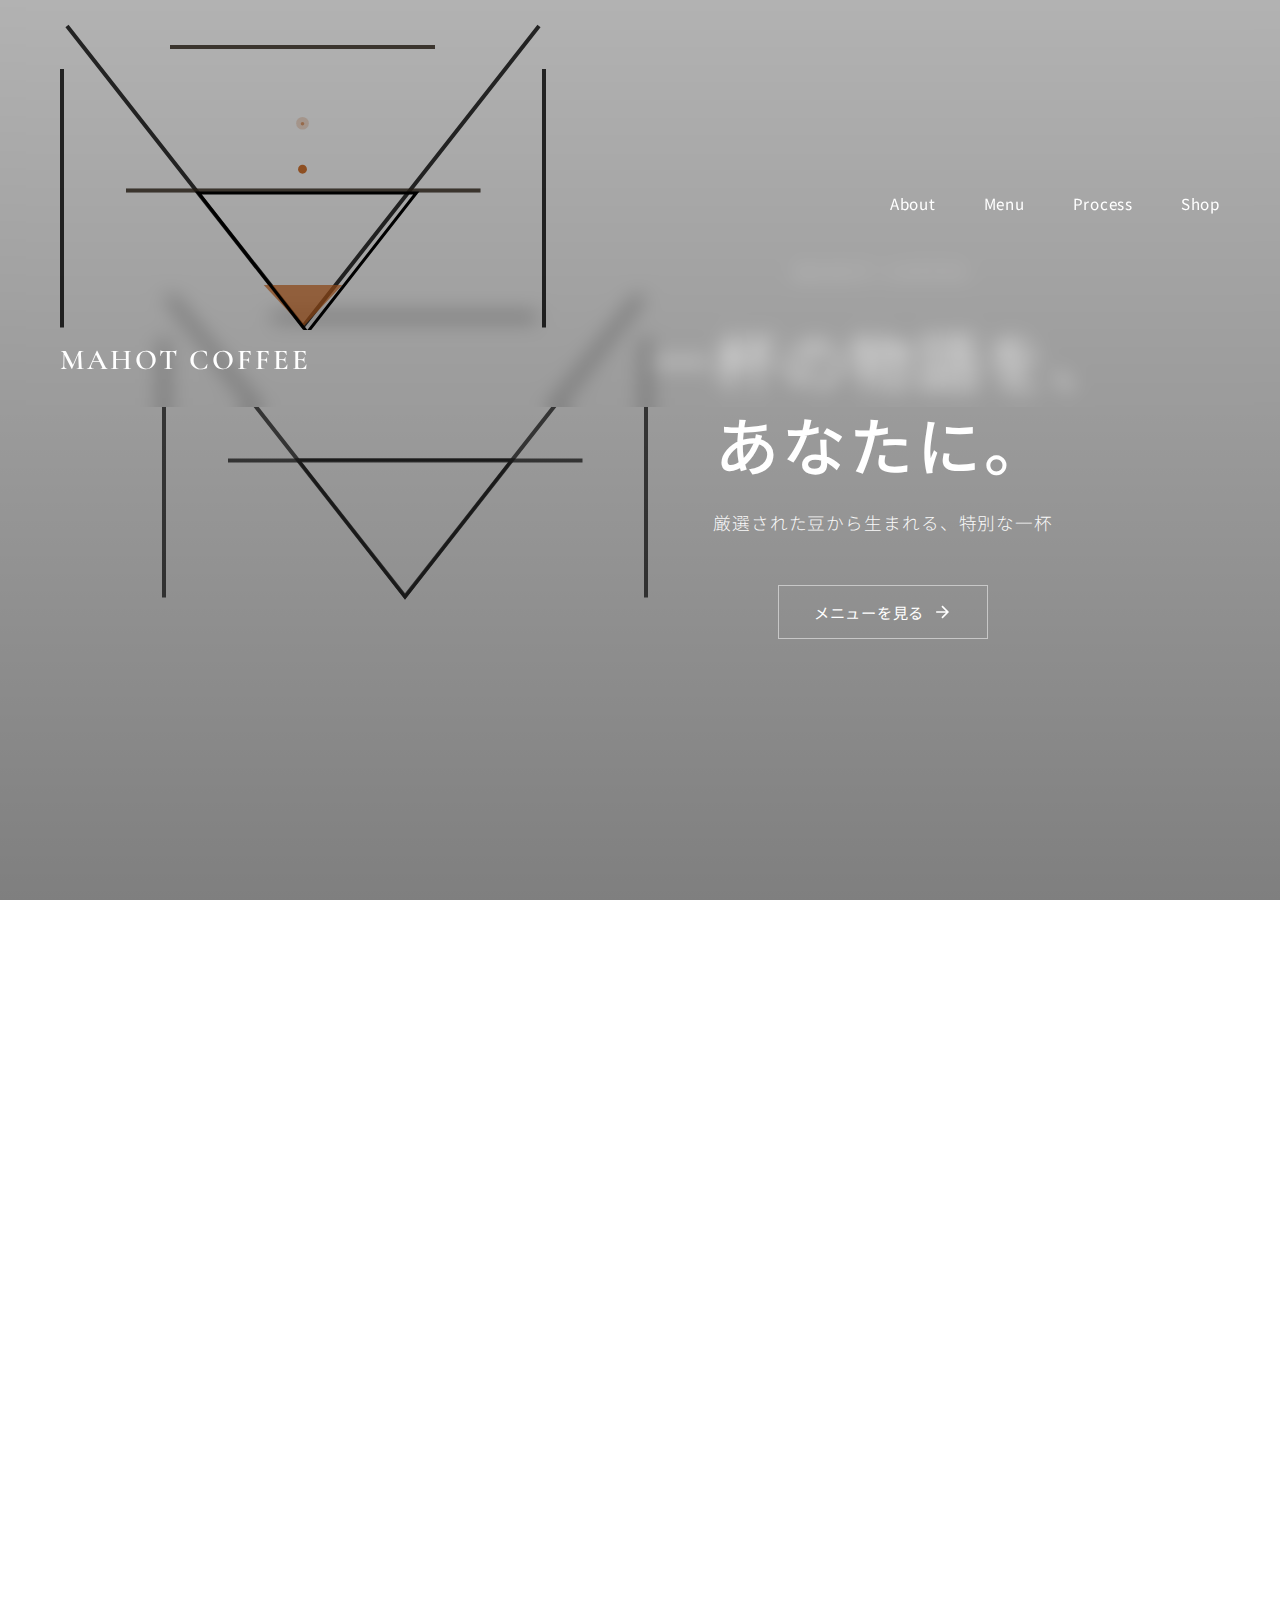
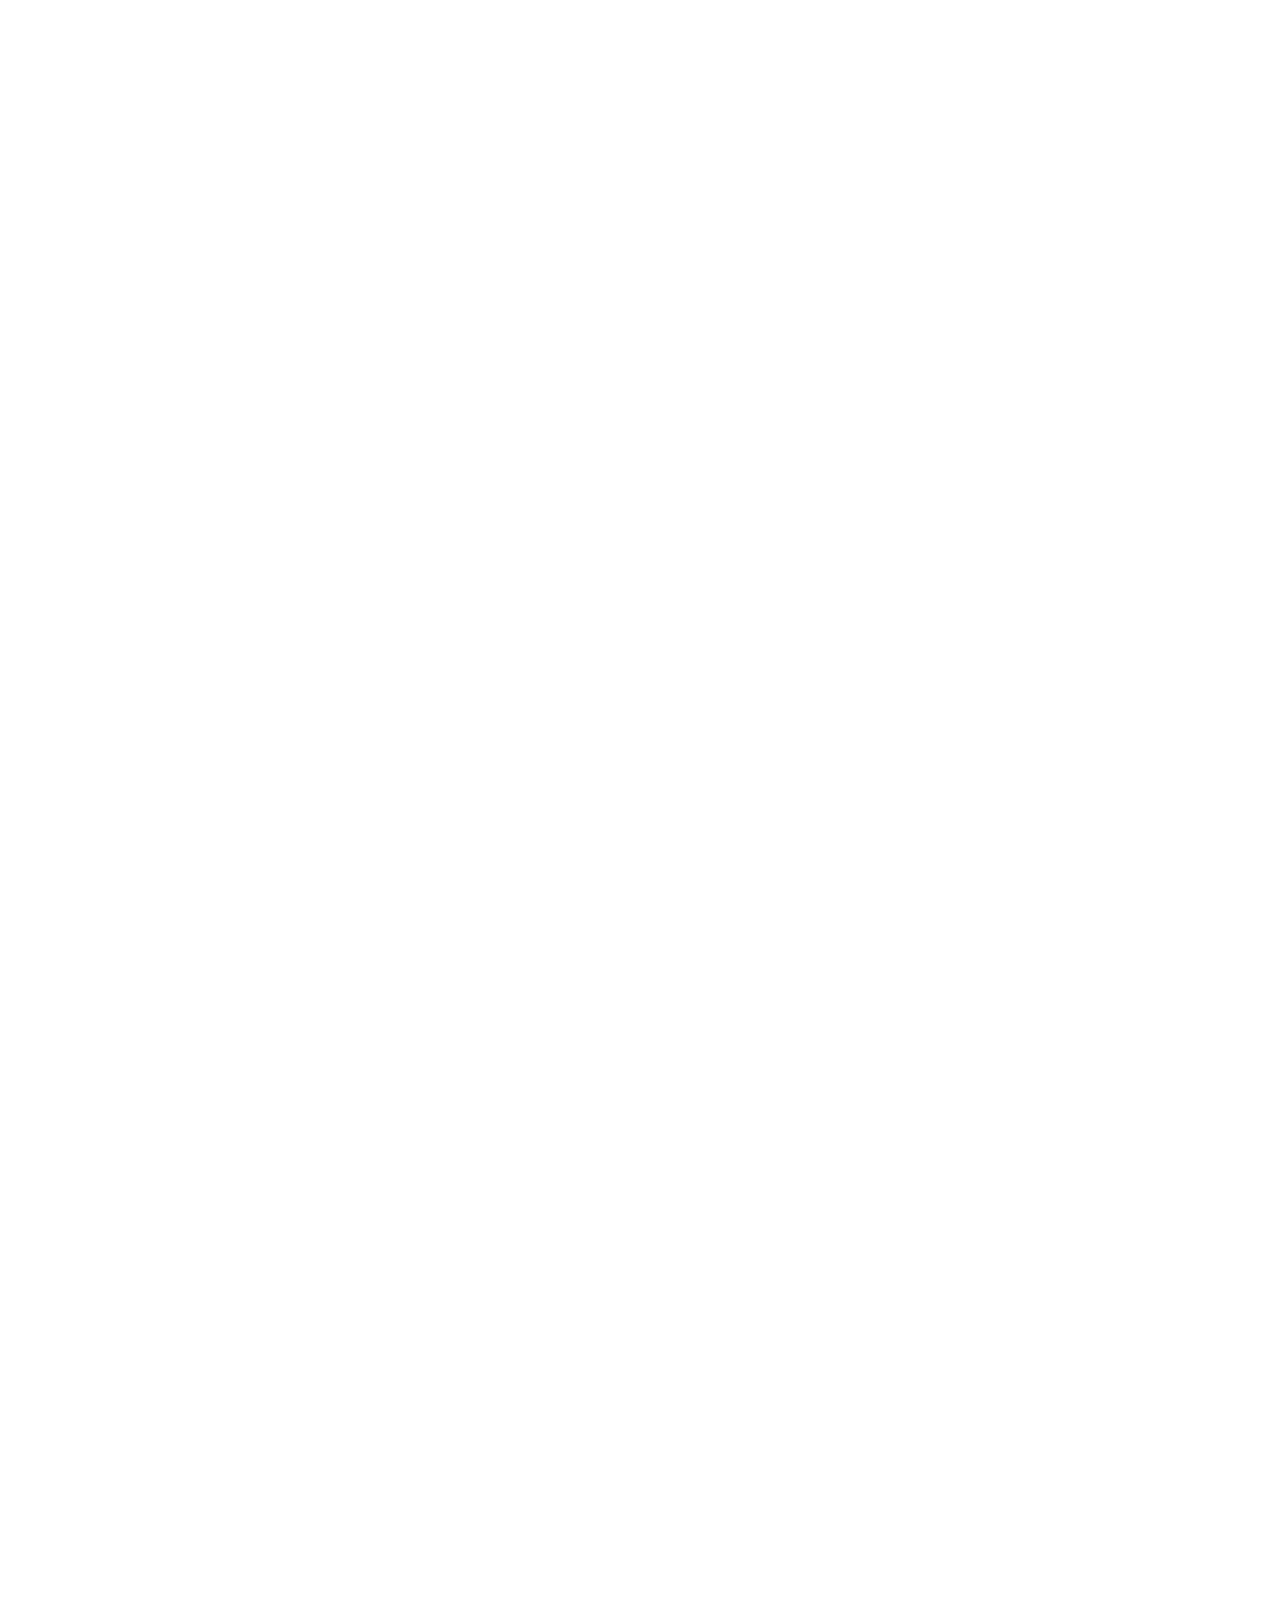
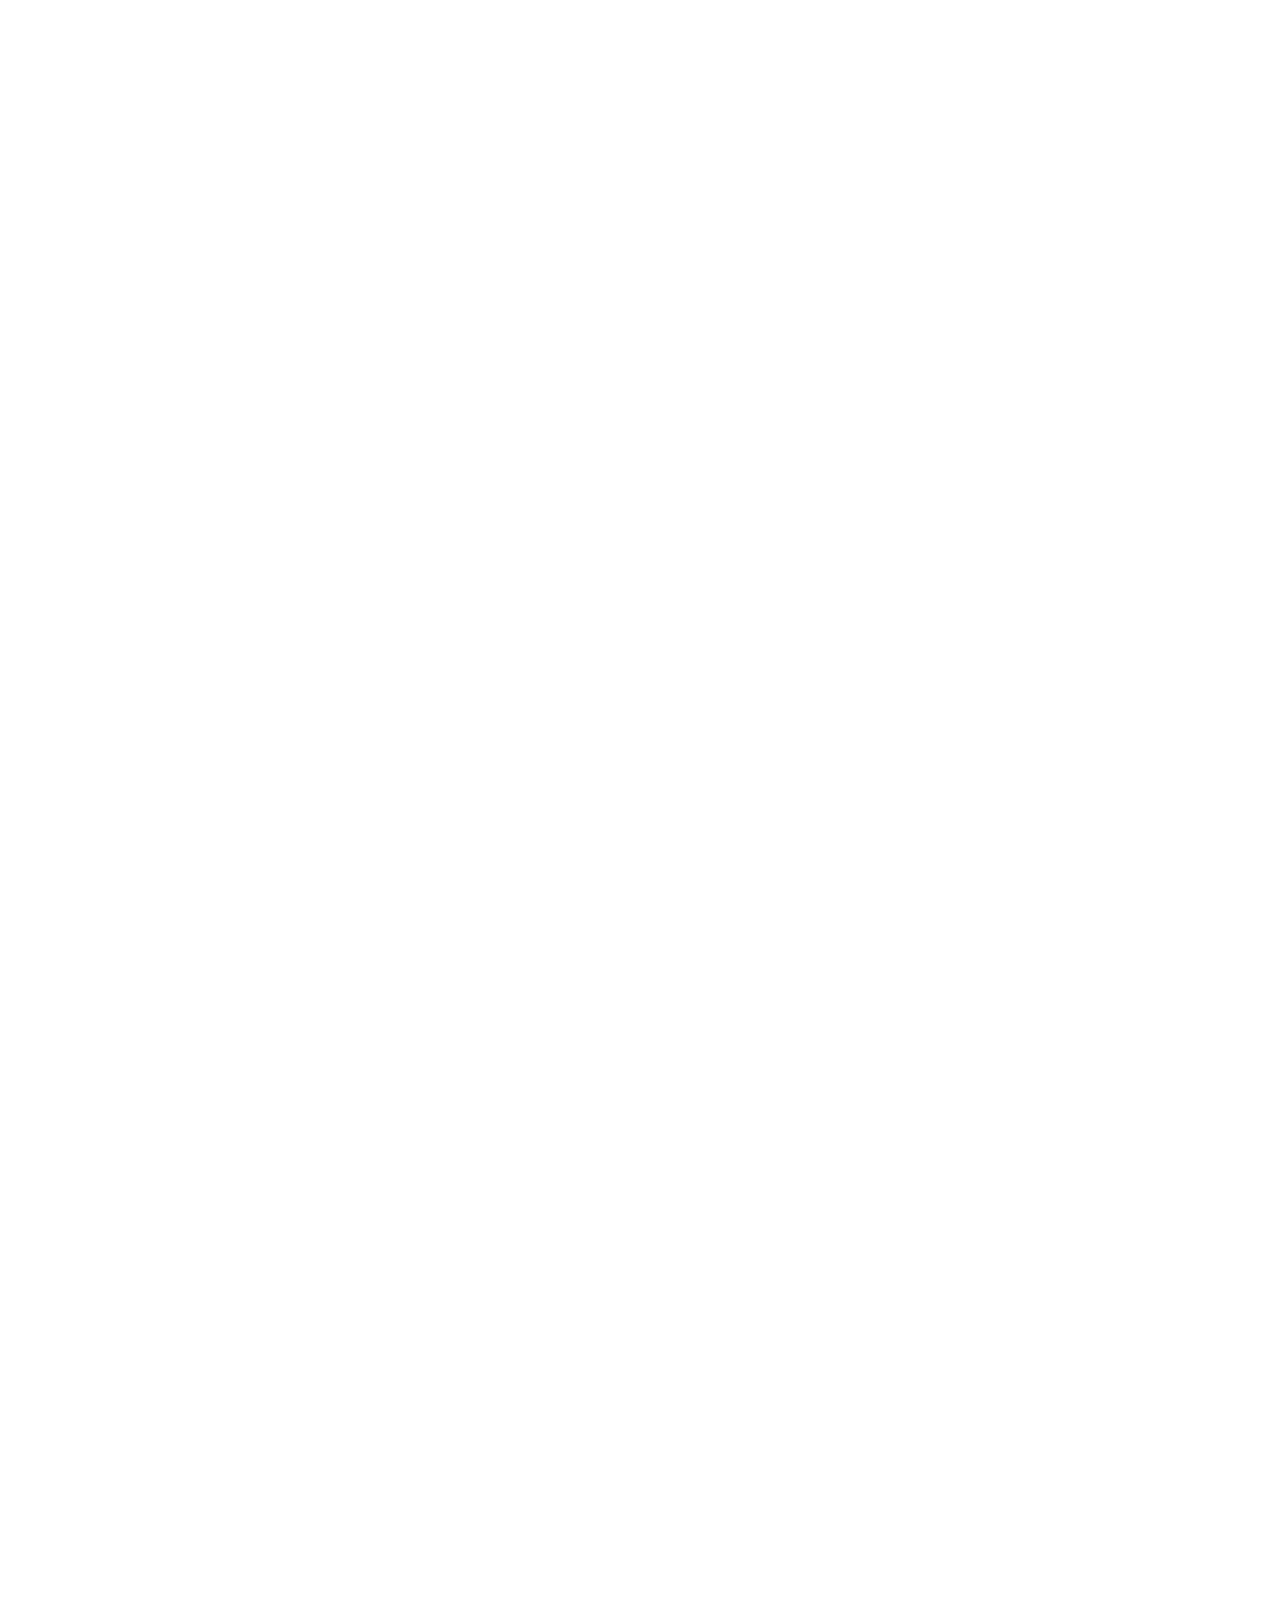
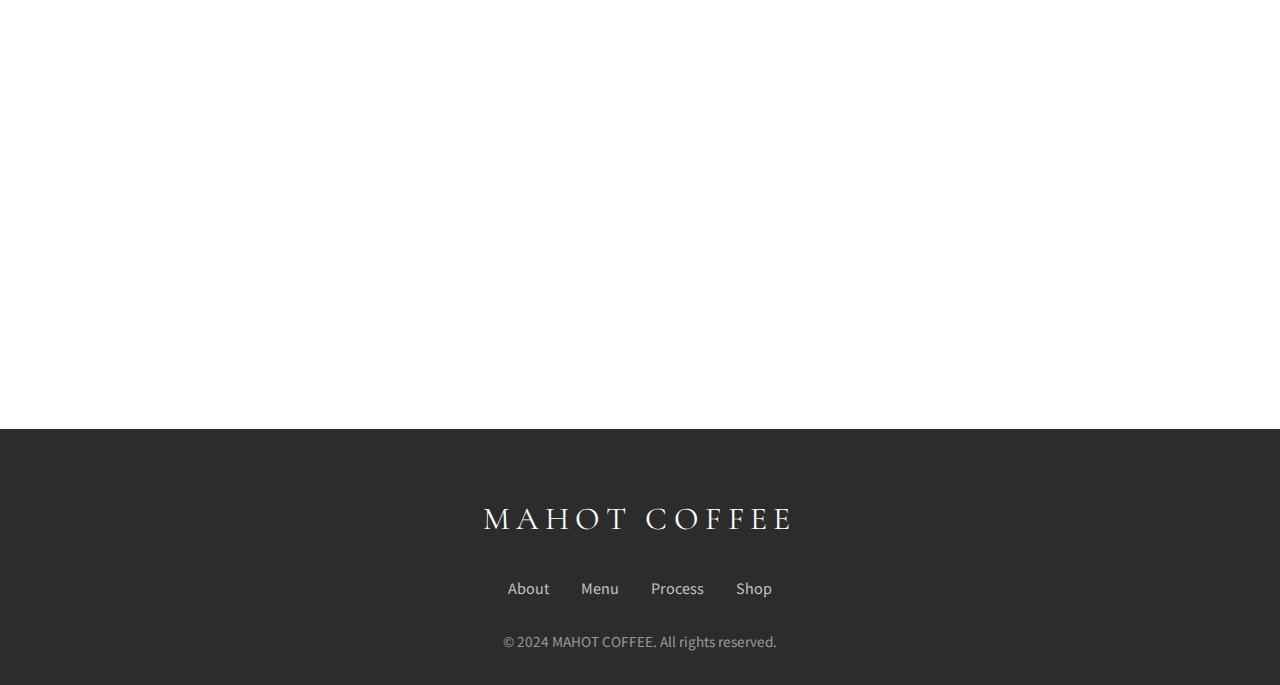
<file: index.html>
<!DOCTYPE html>
<html lang="ja">
<head>
    <meta charset="UTF-8">
    <meta name="viewport" content="width=device-width, initial-scale=1.0">
    <title>MAHOT COFFEE - 特別な一杯を、あなたに</title>
    <link rel="stylesheet" href="styles.css">
    <link rel="preconnect" href="https://fonts.googleapis.com">
    <link rel="preconnect" href="https://fonts.gstatic.com" crossorigin>
    <link href="https://fonts.googleapis.com/css2?family=Noto+Sans+JP:wght@300;400;500;700&family=Playfair+Display:wght@400;700&family=Cormorant+Garamond:wght@300;400;600&display=swap" rel="stylesheet">
</head>
<body>
    <!-- ナビゲーション -->
    <nav class="navbar">
        <div class="container nav-container">
            <div class="logo">
                <div class="logo-svg">
                    <img src="img/mahot-animated.svg" alt="MAHOT COFFEE" class="animated-logo">
                </div>
                <h1 class="logo-text">MAHOT COFFEE</h1>
            </div>
            <ul class="nav-menu">
                <li><a href="#about" data-text="About">About</a></li>
                <li><a href="#menu" data-text="Menu">Menu</a></li>
                <li><a href="#process" data-text="Process">Process</a></li>
                <li><a href="#shop" data-text="Shop">Shop</a></li>
            </ul>
        </div>
    </nav>

    <!-- ヒーローセクション -->
    <section class="hero">
        <div class="hero-background">
            <div class="hero-svg-container">
                <svg class="hero-animated-svg" width="486" height="306" viewBox="0 0 486 306" fill="none" xmlns="http://www.w3.org/2000/svg">
                  <defs>
                    <style>
                      .dripper-frame {
                        stroke: currentColor;
                        stroke-width: 4;
                        fill: none;
                        opacity: 0.8;
                      }
                      
                      .coffee-drop-1 {
                        fill: #8B4513;
                        animation: drop1Animation 3s ease-in-out infinite;
                        opacity: 0;
                        transform-origin: 242.5px 70.5px;
                      }
                      
                      .coffee-drop-2 {
                        fill: #8B4513;
                        animation: drop2Animation 3s ease-in-out infinite 1s;
                        opacity: 0;
                        transform-origin: 242.5px 133.5px;
                      }
                      
                      .coffee-drop-3 {
                        fill: #8B4513;
                        animation: drop3Animation 3s ease-in-out infinite 2s;
                        opacity: 0;
                        transform-origin: 242.5px 100px;
                      }
                      
                      .coffee-pool {
                        fill: #8B4513;
                        animation: poolFilling 6s ease-in-out infinite;
                        opacity: 0.7;
                      }
                      
                      .steam-1 {
                        stroke: #d4a574;
                        stroke-width: 2;
                        fill: none;
                        opacity: 0;
                        animation: steamAnimation 4s ease-in-out infinite;
                        transform-origin: 225px 50px;
                      }
                      
                      .steam-2 {
                        stroke: #d4a574;
                        stroke-width: 2;
                        fill: none;
                        opacity: 0;
                        animation: steamAnimation 4s ease-in-out infinite 1.5s;
                        transform-origin: 243px 50px;
                      }
                      
                      .steam-3 {
                        stroke: #d4a574;
                        stroke-width: 2;
                        fill: none;
                        opacity: 0;
                        animation: steamAnimation 4s ease-in-out infinite 3s;
                        transform-origin: 261px 50px;
                      }
                      
                      .frame-glow {
                        stroke: #d4a574;
                        stroke-width: 4;
                        fill: none;
                        opacity: 0;
                        animation: frameGlow 8s ease-in-out infinite;
                      }
                      
                      .dripper-structure {
                        stroke: currentColor;
                        stroke-width: 3;
                        fill: none;
                        animation: dripperPulse 4s ease-in-out infinite;
                      }
                      
                      @keyframes drop1Animation {
                        0% { 
                          opacity: 0;
                          transform: scale(0.3) translateY(-10px);
                        }
                        15% { 
                          opacity: 1;
                          transform: scale(1) translateY(0px);
                        }
                        35% { 
                          opacity: 1;
                          transform: scale(0.9) translateY(40px);
                        }
                        50% { 
                          opacity: 0.8;
                          transform: scale(0.7) translateY(70px);
                        }
                        70% { 
                          opacity: 0.3;
                          transform: scale(0.4) translateY(90px);
                        }
                        100% { 
                          opacity: 0;
                          transform: scale(0.1) translateY(100px);
                        }
                      }
                      
                      @keyframes drop2Animation {
                        0% { 
                          opacity: 0;
                          transform: scale(0.2) translateY(-5px);
                        }
                        20% { 
                          opacity: 1;
                          transform: scale(0.6) translateY(0px);
                        }
                        40% { 
                          opacity: 1;
                          transform: scale(0.5) translateY(20px);
                        }
                        60% { 
                          opacity: 0.7;
                          transform: scale(0.4) translateY(35px);
                        }
                        80% { 
                          opacity: 0.3;
                          transform: scale(0.2) translateY(45px);
                        }
                        100% { 
                          opacity: 0;
                          transform: scale(0.1) translateY(50px);
                        }
                      }
                      
                      @keyframes drop3Animation {
                        0% { 
                          opacity: 0;
                          transform: scale(0.1) translateY(-3px);
                        }
                        25% { 
                          opacity: 0.8;
                          transform: scale(0.4) translateY(0px);
                        }
                        50% { 
                          opacity: 0.9;
                          transform: scale(0.35) translateY(25px);
                        }
                        75% { 
                          opacity: 0.5;
                          transform: scale(0.2) translateY(40px);
                        }
                        100% { 
                          opacity: 0;
                          transform: scale(0.1) translateY(50px);
                        }
                      }
                      
                      @keyframes poolFilling {
                        0% { 
                          d: path("M243 303L243 303L243 303L243 303Z");
                          opacity: 0;
                        }
                        15% { 
                          d: path("M243 303L230 290L256 290L243 303Z");
                          opacity: 0.4;
                        }
                        30% { 
                          d: path("M243 303L215 275L271 275L243 303Z");
                          opacity: 0.6;
                        }
                        50% { 
                          d: path("M243 303L195 250L291 250L243 303Z");
                          opacity: 0.8;
                        }
                        70% { 
                          d: path("M243 303L175 225L311 225L243 303Z");
                          opacity: 0.9;
                        }
                        85% { 
                          d: path("M243 303L155 200L331 200L243 303Z");
                          opacity: 1;
                        }
                        100% { 
                          d: path("M243 303L165 210L321 210L243 303Z");
                          opacity: 0.8;
                        }
                      }
                      
                      @keyframes steamAnimation {
                        0% { 
                          opacity: 0;
                          transform: translateY(0px) translateX(0px) rotate(0deg) scale(1);
                        }
                        25% { 
                          opacity: 0.6;
                          transform: translateY(-15px) translateX(3px) rotate(3deg) scale(1.1);
                        }
                        50% { 
                          opacity: 0.8;
                          transform: translateY(-30px) translateX(-2px) rotate(-2deg) scale(1.2);
                        }
                        75% { 
                          opacity: 0.4;
                          transform: translateY(-45px) translateX(4px) rotate(4deg) scale(1.3);
                        }
                        100% { 
                          opacity: 0;
                          transform: translateY(-60px) translateX(-1px) rotate(-1deg) scale(1.4);
                        }
                      }
                      
                      @keyframes frameGlow {
                        0%, 100% { 
                          opacity: 0;
                        }
                        50% { 
                          opacity: 0.2;
                        }
                      }
                      
                      @keyframes dripperPulse {
                        0%, 100% { 
                          transform: scale(1);
                        }
                        50% { 
                          transform: scale(1.02);
                        }
                      }
                    </style>
                  </defs>
                  
                  <!-- Frame structure -->
                  <path class="dripper-frame" d="M484 45V303.5"/>
                  <path class="dripper-frame" d="M2 45V303.5"/>
                  <path class="dripper-frame" d="M7 2L243 302.5L479 2"/>
                  <path class="dripper-frame" d="M66 166.5H420.5"/>
                  <path class="dripper-frame" d="M110 23L375 23"/>
                  
                  <!-- Frame glow effect -->
                  <path class="frame-glow" d="M110 23L375 23"/>
                  <path class="frame-glow" d="M66 166.5H420.5"/>
                  
                  <!-- Steam effects -->
                  <path class="steam-1" d="M220 40 Q222 30 225 20 Q228 15 230 10 Q232 5 235 0"/>
                  <path class="steam-2" d="M243 40 Q245 30 248 20 Q251 15 253 10 Q255 5 258 0"/>
                  <path class="steam-3" d="M266 40 Q268 30 271 20 Q274 15 276 10 Q278 5 281 0"/>
                  
                  <!-- Coffee drops with different sizes and timing -->
                  <circle class="coffee-drop-1" cx="242.5" cy="70.5" r="20.5"/>
                  <circle class="coffee-drop-2" cx="242.5" cy="133.5" r="9.5"/>
                  <circle class="coffee-drop-3" cx="242.5" cy="100" r="6"/>
                  
                  <!-- Coffee pool -->
                  <path class="coffee-pool" d="M243 303L243 303L243 303L243 303Z"/>
                  
                  <!-- Dripper structure outline -->
                  <path class="dripper-structure" d="M243 303L136 166L350 166L243 303Z"/>
                </svg>
            </div>
            <div class="hero-overlay"></div>
        </div>
        <div class="hero-content">
            <div class="hero-text-wrapper">
                <span class="hero-label">MAHOT COFFEE</span>
                <h2 class="hero-title">一杯の物語を、<br><span>あなたに。</span></h2>
                <p class="hero-subtitle">厳選された豆から生まれる、特別な一杯</p>
                <a href="#menu" class="cta-button">
                    <span>メニューを見る</span>
                    <svg width="20" height="20" viewBox="0 0 24 24" fill="none" stroke="currentColor" stroke-width="2">
                        <path d="M5 12h14M12 5l7 7-7 7"/>
                    </svg>
                </a>
            </div>
        </div>
    </section>

    <!-- About セクション -->
    <section id="about" class="section about">
        <div class="container">
            <h2 class="section-title" data-subtitle="Our Philosophy">私たちのこだわり</h2>
            <div class="about-grid">
                <div class="about-text">
                    <div class="about-intro">
                        <span class="about-number">01</span>
                        <h3>最高品質への追求</h3>
                    </div>
                    <p>世界各地から厳選した最高品質のコーヒー豆を、<br>
                    一杯一杯丁寧にドリップしています。</p>
                    <p>豆の個性を最大限に引き出す焙煎技術と、<br>
                    バリスタの確かな技術で、<br>
                    あなただけの特別な一杯をお届けします。</p>
                    <div class="about-stats">
                        <div class="stat-item">
                            <span class="stat-number">15+</span>
                            <span class="stat-label">産地</span>
                        </div>
                        <div class="stat-item">
                            <span class="stat-number">200°</span>
                            <span class="stat-label">焙煎温度</span>
                        </div>
                        <div class="stat-item">
                            <span class="stat-number">365</span>
                            <span class="stat-label">営業日数</span>
                        </div>
                    </div>
                </div>
                <div class="about-image">
                    <img src="img/coffee-beans1.jpg" alt="コーヒー豆" class="fade-in">
                </div>
            </div>
        </div>
    </section>

    <!-- メニューセクション -->
    <section id="menu" class="section menu">
        <div class="container">
            <h2 class="section-title" data-subtitle="Our Selection">Menu</h2>
            <div class="menu-grid">
                <div class="menu-item">
                    <div class="menu-image-wrapper">
                        <img src="img/coffee-display.jpg" alt="コーヒーメニュー">
                        <div class="menu-overlay">
                            <span class="menu-tag">人気</span>
                        </div>
                    </div>
                    <div class="menu-content">
                        <h3>Drip Coffee</h3>
                        <div class="menu-price">¥500 - ¥800</div>
                        <p class="menu-desc">日替わりのシングルオリジン</p>
                    </div>
                </div>
                <div class="menu-item">
                    <div class="menu-image-wrapper">
                        <img src="img/coffee-tasting.jpg" alt="スペシャルティコーヒー">
                        <div class="menu-overlay">
                            <span class="menu-tag">限定</span>
                        </div>
                    </div>
                    <div class="menu-content">
                        <h3>Specialty</h3>
                        <div class="menu-price">¥800 - ¥1,200</div>
                        <p class="menu-desc">希少な限定コーヒー</p>
                    </div>
                </div>
                <div class="menu-item">
                    <div class="menu-image-wrapper">
                        <img src="img/sweets.jpg" alt="スイーツ">
                        <div class="menu-overlay">
                            <span class="menu-tag">おすすめ</span>
                        </div>
                    </div>
                    <div class="menu-content">
                        <h3>Sweets</h3>
                        <div class="menu-price">¥300 - ¥600</div>
                        <p class="menu-desc">コーヒーに合う焼き菓子</p>
                    </div>
                </div>
            </div>
        </div>
    </section>

    <!-- プロセスセクション -->
    <section id="process" class="section process">
        <div class="container">
            <h2 class="section-title" data-subtitle="Our Process">こだわりの工程</h2>
            <div class="process-grid">
                <div class="process-item">
                    <div class="process-image-wrapper">
                        <img src="img/coffee-travel.jpg" alt="豆の選定">
                        <div class="process-number">01</div>
                    </div>
                    <h3>豆の選定</h3>
                    <p>世界中の農園から直接仕入れ</p>
                    <div class="process-line"></div>
                </div>
                <div class="process-item">
                    <div class="process-image-wrapper">
                        <img src="img/coffee-baisen2.jpg" alt="焙煎">
                        <div class="process-number">02</div>
                    </div>
                    <h3>焙煎</h3>
                    <p>豆の個性を引き出す最適な焙煎</p>
                    <div class="process-line"></div>
                </div>
                <div class="process-item">
                    <div class="process-image-wrapper">
                        <img src="img/cofee-drip.jpg" alt="抽出">
                        <div class="process-number">03</div>
                    </div>
                    <h3>抽出</h3>
                    <p>一杯一杯丁寧にハンドドリップ</p>
                </div>
            </div>
        </div>
    </section>

    <!-- ショップセクション -->
    <section id="shop" class="section shop">
        <div class="container">
            <div class="shop-content">
                <div class="shop-image">
                    <img src="img/shop.jpg" alt="店舗外観">
                </div>
                <div class="shop-info">
                    <h2 class="section-title" data-subtitle="Visit Us">Shop Info</h2>
                    <div class="info-item">
                        <h3>営業時間</h3>
                        <p>月〜金: 7:00 - 20:00<br>
                        土日祝: 8:00 - 19:00</p>
                    </div>
                    <div class="info-item">
                        <h3>アクセス</h3>
                        <p>東京都渋谷区〇〇1-2-3<br>
                        〇〇駅より徒歩5分</p>
                    </div>
                    <div class="info-item">
                        <h3>お問い合わせ</h3>
                        <p>Tel: 03-1234-5678<br>
                        Email: info@craftcoffee.jp</p>
                    </div>
                </div>
            </div>
        </div>
    </section>

    <!-- グッズセクション -->
    <section class="section goods">
        <div class="container">
            <h2 class="section-title" data-subtitle="Take Home">Coffee Goods</h2>
            <div class="goods-content">
                <img src="img/goods.jpg" alt="コーヒーグッズ">
                <p>オリジナルのコーヒー豆やドリップバッグ、<br>
                マグカップなどもご用意しています。</p>
            </div>
        </div>
    </section>

    <!-- フッター -->
    <footer class="footer">
        <div class="container">
            <div class="footer-content">
                <div class="footer-brand">MAHOT COFFEE</div>
                <div class="footer-links">
                    <a href="#about">About</a>
                    <a href="#menu">Menu</a>
                    <a href="#process">Process</a>
                    <a href="#shop">Shop</a>
                </div>
                <p class="footer-copy">&copy; 2024 MAHOT COFFEE. All rights reserved.</p>
            </div>
        </div>
    </footer>

    <script src="script.js"></script>
</body>
</html>
</file>
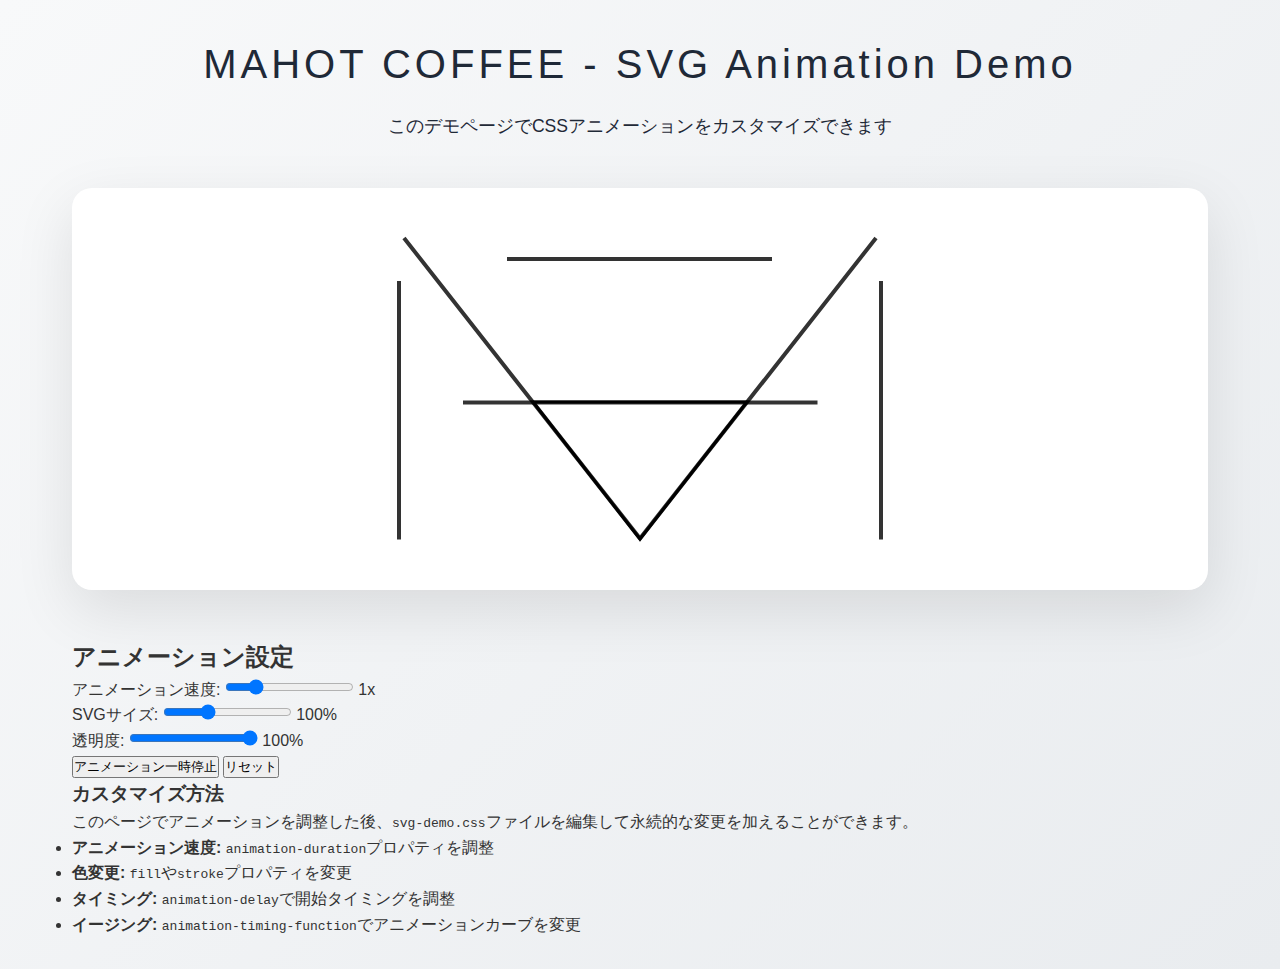
<file: svg-demo.html>
<!DOCTYPE html>
<html lang="ja">
<head>
    <meta charset="UTF-8">
    <meta name="viewport" content="width=device-width, initial-scale=1.0">
    <title>MAHOT COFFEE SVG Animation Demo</title>
    <link rel="stylesheet" href="svg-demo.css">
</head>
<body>
    <div class="demo-container">
        <h1>MAHOT COFFEE - SVG Animation Demo</h1>
        <p>このデモページでCSSアニメーションをカスタマイズできます</p>
        
        <div class="svg-wrapper">
            <object type="image/svg+xml" data="img/mahot-animated.svg" class="animated-svg">
                SVGを読み込み中...
            </object>
        </div>
        
        <div class="controls">
            <h2>アニメーション設定</h2>
            <div class="control-group">
                <label for="animationSpeed">アニメーション速度:</label>
                <input type="range" id="animationSpeed" min="0.5" max="3" step="0.1" value="1">
                <span id="speedValue">1x</span>
            </div>
            
            <div class="control-group">
                <label for="svgScale">SVGサイズ:</label>
                <input type="range" id="svgScale" min="0.5" max="2" step="0.1" value="1">
                <span id="scaleValue">100%</span>
            </div>
            
            <div class="control-group">
                <label for="opacity">透明度:</label>
                <input type="range" id="opacity" min="0.1" max="1" step="0.1" value="1">
                <span id="opacityValue">100%</span>
            </div>
            
            <button id="pauseAnimation">アニメーション一時停止</button>
            <button id="resetAnimation">リセット</button>
        </div>
        
        <div class="info">
            <h3>カスタマイズ方法</h3>
            <p>このページでアニメーションを調整した後、<code>svg-demo.css</code>ファイルを編集して永続的な変更を加えることができます。</p>
            <ul>
                <li><strong>アニメーション速度:</strong> <code>animation-duration</code>プロパティを調整</li>
                <li><strong>色変更:</strong> <code>fill</code>や<code>stroke</code>プロパティを変更</li>
                <li><strong>タイミング:</strong> <code>animation-delay</code>で開始タイミングを調整</li>
                <li><strong>イージング:</strong> <code>animation-timing-function</code>でアニメーションカーブを変更</li>
            </ul>
        </div>
    </div>
    
    <script src="svg-demo.js"></script>
</body>
</html>
</file>
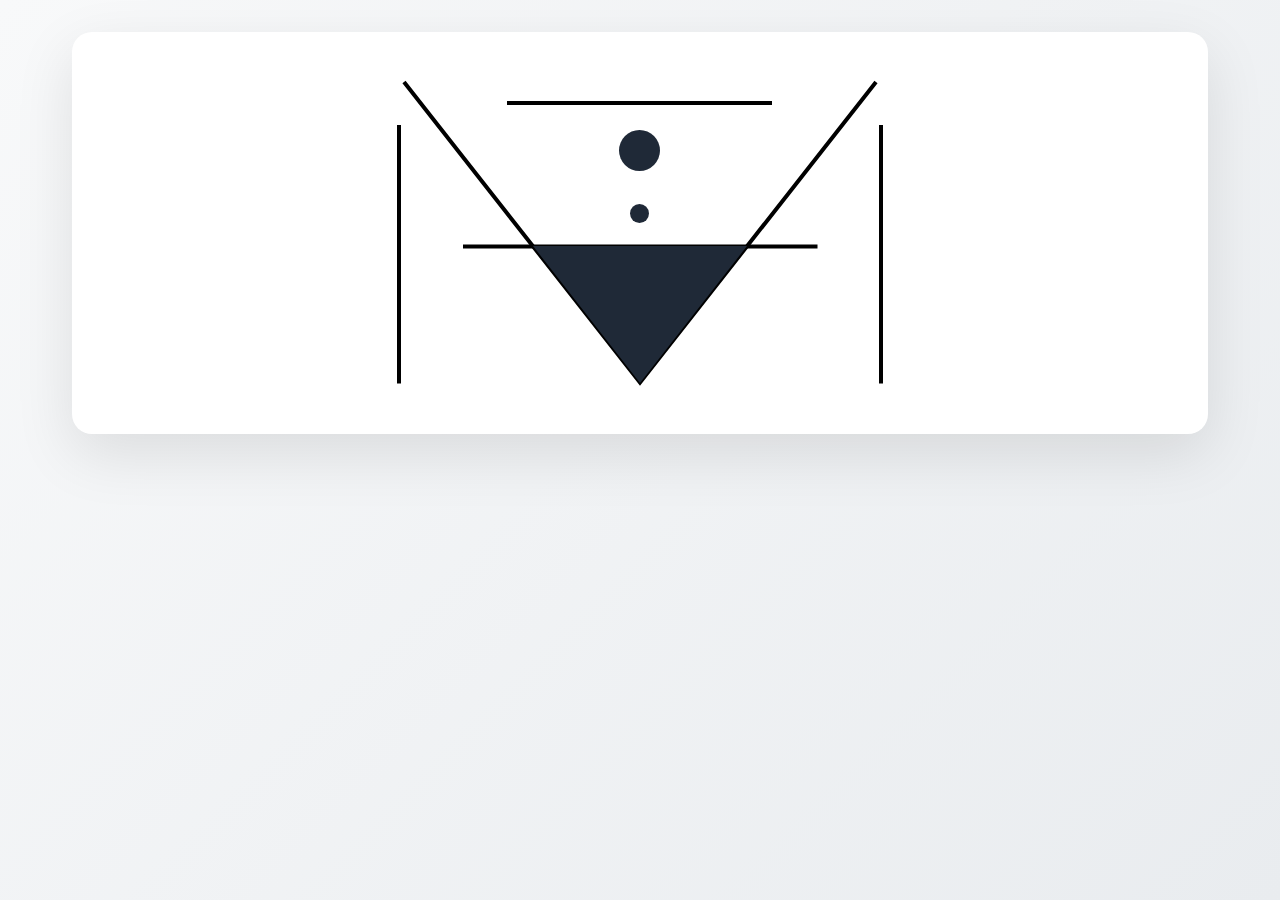
<file: svg-external-demo.html>
<!DOCTYPE html>
<html lang="ja">
  <head>
    <meta charset="UTF-8" />
    <meta name="viewport" content="width=device-width, initial-scale=1.0" />
    <title>MAHOT COFFEE - 外部CSS制御デモ</title>
    <link rel="stylesheet" href="svg-demo.css" />
    <!-- SVGアニメーション用外部CSS -->
    <link rel="stylesheet" href="svg-animations.css" />
  </head>
  <body>
    <div class="demo-container">
      <div class="svg-wrapper">
        <object type="image/svg+xml" data="img/mahot-clean.svg" class="animated-svg">SVGを読み込み中...</object>
      </div>
  </body>
</html>
</file>
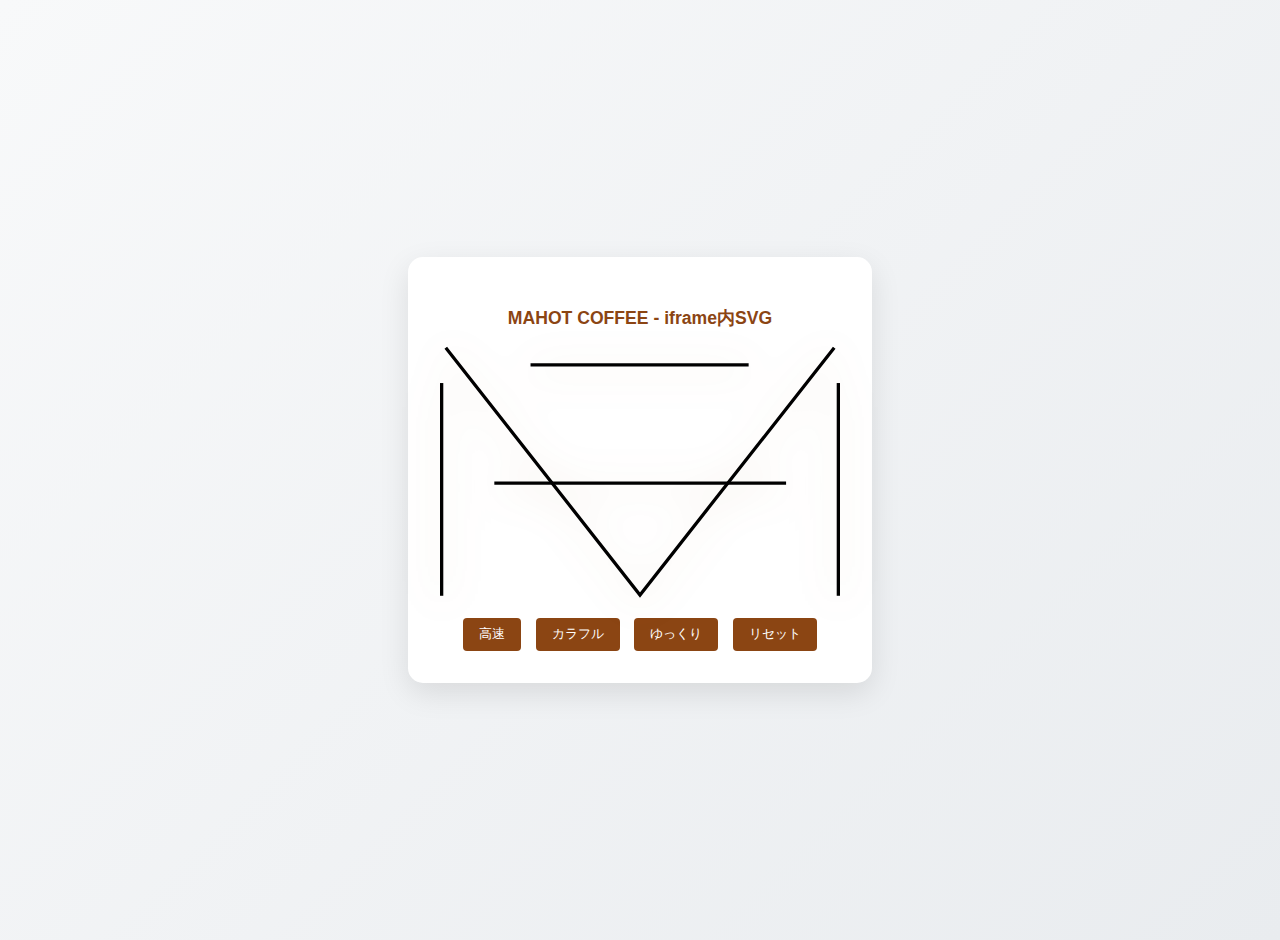
<file: svg-iframe-demo.html>
<!DOCTYPE html>
<html lang="ja">
<head>
    <meta charset="UTF-8">
    <meta name="viewport" content="width=device-width, initial-scale=1.0">
    <title>MAHOT COFFEE SVG - iframe版</title>
    <link rel="stylesheet" href="svg-animations.css">
    <style>
        body {
            margin: 0;
            padding: 20px;
            font-family: Arial, sans-serif;
            background: linear-gradient(135deg, #f8f9fa 0%, #e9ecef 100%);
            display: flex;
            flex-direction: column;
            align-items: center;
            justify-content: center;
            min-height: 100vh;
        }
        
        .svg-container {
            background: white;
            border-radius: 15px;
            padding: 2rem;
            box-shadow: 0 10px 30px rgba(0, 0, 0, 0.1);
            text-align: center;
        }
        
        .animated-svg {
            width: 100%;
            max-width: 400px;
            height: auto;
            filter: drop-shadow(0 5px 20px rgba(139, 69, 19, 0.2));
        }
        
        .controls {
            margin-top: 1rem;
        }
        
        button {
            background: #8B4513;
            color: white;
            border: none;
            padding: 8px 16px;
            border-radius: 4px;
            cursor: pointer;
            margin: 0 5px;
            font-size: 0.8rem;
            transition: background 0.3s ease;
        }
        
        button:hover {
            background: #d4a574;
        }
        
        h3 {
            color: #8B4513;
            margin-bottom: 1rem;
            font-size: 1.1rem;
        }
    </style>
</head>
<body>
    <div class="svg-container">
        <h3>MAHOT COFFEE - iframe内SVG</h3>
        
        <!-- 外部CSSで制御されるインラインSVG -->
        <svg class="animated-svg" width="486" height="306" viewBox="0 0 486 306" fill="none" xmlns="http://www.w3.org/2000/svg">
          <!-- Frame structure -->
          <path class="dripper-frame" d="M484 45V303.5"/>
          <path class="dripper-frame" d="M2 45V303.5"/>
          <path class="dripper-frame" d="M7 2L243 302.5L479 2"/>
          <path class="dripper-frame" d="M66 166.5H420.5"/>
          <path class="dripper-frame" d="M110 23L375 23"/>
          
          <!-- Frame glow effect -->
          <path class="frame-glow" d="M110 23L375 23"/>
          <path class="frame-glow" d="M66 166.5H420.5"/>
          
          <!-- Steam effects -->
          <path class="steam-1" d="M220 40 Q222 30 225 20 Q228 15 230 10 Q232 5 235 0"/>
          <path class="steam-2" d="M243 40 Q245 30 248 20 Q251 15 253 10 Q255 5 258 0"/>
          <path class="steam-3" d="M266 40 Q268 30 271 20 Q274 15 276 10 Q278 5 281 0"/>
          
          <!-- Coffee drops with different sizes and timing -->
          <circle class="coffee-drop-1" cx="242.5" cy="70.5" r="20.5"/>
          <circle class="coffee-drop-2" cx="242.5" cy="133.5" r="9.5"/>
          <circle class="coffee-drop-3" cx="242.5" cy="100" r="6"/>
          
          <!-- Coffee pool -->
          <path class="coffee-pool" d="M243 303L243 303L243 303L243 303Z"/>
          
          <!-- Dripper structure outline -->
          <path class="dripper-structure" d="M243 303L136 166L350 166L243 303Z"/>
        </svg>
        
        <div class="controls">
            <button onclick="applyFast()">高速</button>
            <button onclick="applyColorful()">カラフル</button>
            <button onclick="applySlow()">ゆっくり</button>
            <button onclick="reset()">リセット</button>
        </div>
    </div>
    
    <script>
        function applyFast() {
            const svg = document.querySelector('.animated-svg');
            svg.classList.add('coffee-drop-fast');
        }
        
        function applyColorful() {
            const svg = document.querySelector('.animated-svg');
            svg.classList.add('coffee-colorful');
        }
        
        function applySlow() {
            const svg = document.querySelector('.animated-svg');
            svg.classList.add('pool-slow');
        }
        
        function reset() {
            const svg = document.querySelector('.animated-svg');
            svg.className = 'animated-svg';
        }
        
        console.log('🖼️ iframe内でSVGアニメーションが動作中');
    </script>
</body>
</html>
</file>
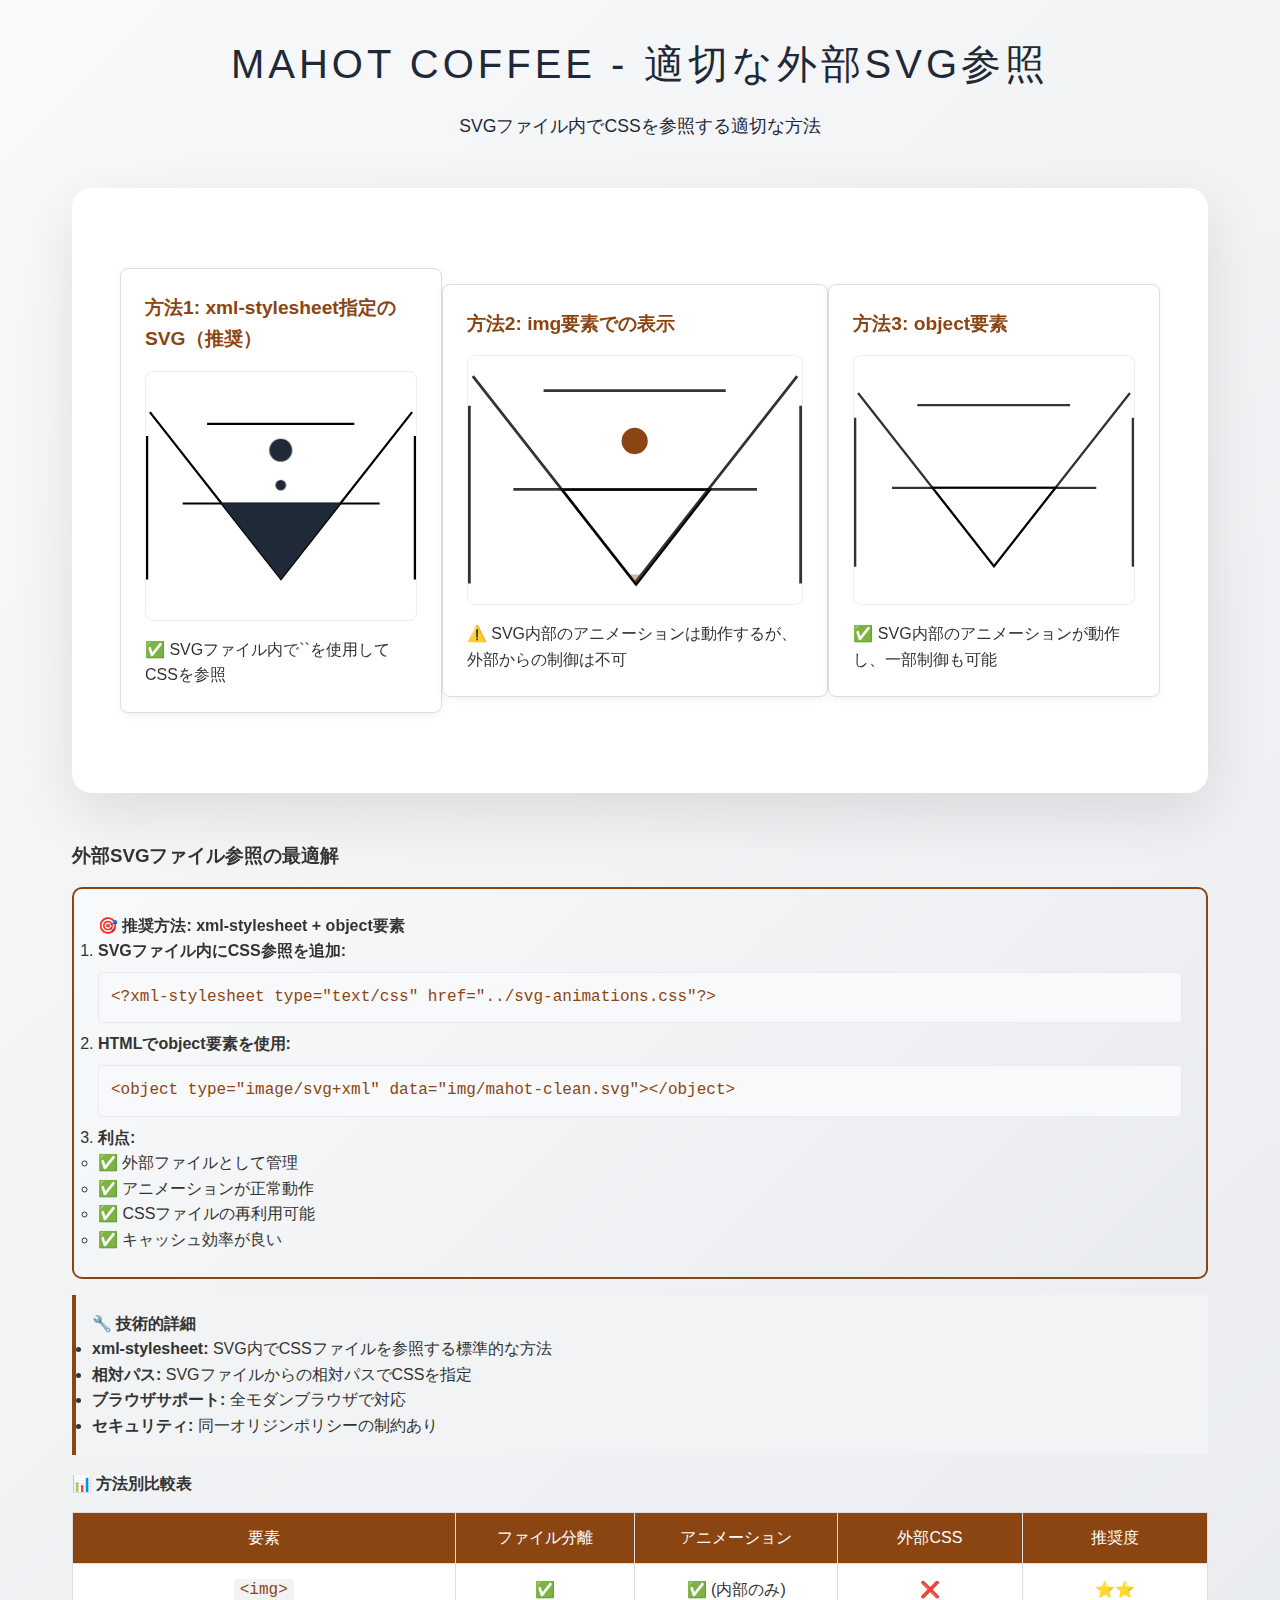
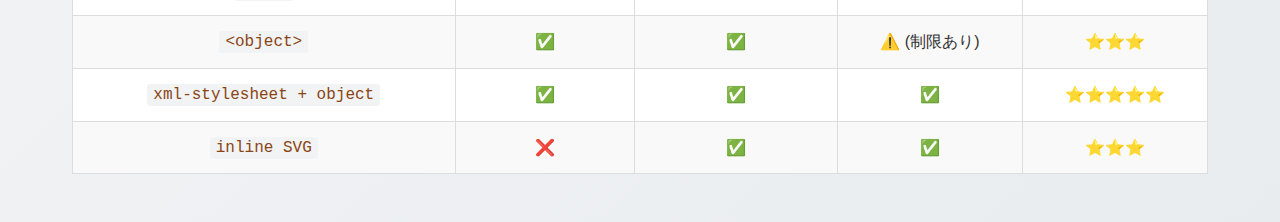
<file: svg-proper-external.html>
<!DOCTYPE html>
<html lang="ja">
<head>
    <meta charset="UTF-8">
    <meta name="viewport" content="width=device-width, initial-scale=1.0">
    <title>MAHOT COFFEE - 適切な外部SVG参照</title>
    <link rel="stylesheet" href="svg-demo.css">
</head>
<body>
    <div class="demo-container">
        <h1>MAHOT COFFEE - 適切な外部SVG参照</h1>
        <p>SVGファイル内でCSSを参照する適切な方法</p>
        
        <div class="svg-wrapper">
            <!-- 方法1: xml-stylesheetを使用したSVG -->
            <div class="method-section">
                <h3>方法1: xml-stylesheet指定のSVG（推奨）</h3>
                <object type="image/svg+xml" data="img/mahot-clean.svg" class="svg-display">
                    SVGを読み込み中...
                </object>
                <p>✅ SVGファイル内で`<?xml-stylesheet?>`を使用してCSSを参照</p>
            </div>
            
            <!-- 方法2: img要素での表示 -->
            <div class="method-section">
                <h3>方法2: img要素での表示</h3>
                <img src="img/mahot-animated.svg" alt="MAHOT COFFEE" class="svg-display">
                <p>⚠️ SVG内部のアニメーションは動作するが、外部からの制御は不可</p>
            </div>
            
            <!-- 方法3: object要素 -->
            <div class="method-section">
                <h3>方法3: object要素</h3>
                <object type="image/svg+xml" data="img/mahot-animated.svg" class="svg-display">
                    SVGを読み込み中...
                </object>
                <p>✅ SVG内部のアニメーションが動作し、一部制御も可能</p>
            </div>
        </div>
        
        <div class="info">
            <h3>外部SVGファイル参照の最適解</h3>
            <div class="solution-box">
                <h4>🎯 推奨方法: xml-stylesheet + object要素</h4>
                <ol>
                    <li><strong>SVGファイル内にCSS参照を追加:</strong>
                        <pre><code>&lt;?xml-stylesheet type="text/css" href="../svg-animations.css"?&gt;</code></pre>
                    </li>
                    <li><strong>HTMLでobject要素を使用:</strong>
                        <pre><code>&lt;object type="image/svg+xml" data="img/mahot-clean.svg"&gt;&lt;/object&gt;</code></pre>
                    </li>
                    <li><strong>利点:</strong>
                        <ul>
                            <li>✅ 外部ファイルとして管理</li>
                            <li>✅ アニメーションが正常動作</li>
                            <li>✅ CSSファイルの再利用可能</li>
                            <li>✅ キャッシュ効率が良い</li>
                        </ul>
                    </li>
                </ol>
            </div>
            
            <div class="technical-notes">
                <h4>🔧 技術的詳細</h4>
                <ul>
                    <li><strong>xml-stylesheet:</strong> SVG内でCSSファイルを参照する標準的な方法</li>
                    <li><strong>相対パス:</strong> SVGファイルからの相対パスでCSSを指定</li>
                    <li><strong>ブラウザサポート:</strong> 全モダンブラウザで対応</li>
                    <li><strong>セキュリティ:</strong> 同一オリジンポリシーの制約あり</li>
                </ul>
            </div>
            
            <div class="comparison-table">
                <h4>📊 方法別比較表</h4>
                <table>
                    <thead>
                        <tr>
                            <th>要素</th>
                            <th>ファイル分離</th>
                            <th>アニメーション</th>
                            <th>外部CSS</th>
                            <th>推奨度</th>
                        </tr>
                    </thead>
                    <tbody>
                        <tr>
                            <td><code>&lt;img&gt;</code></td>
                            <td>✅</td>
                            <td>✅ (内部のみ)</td>
                            <td>❌</td>
                            <td>⭐⭐</td>
                        </tr>
                        <tr>
                            <td><code>&lt;object&gt;</code></td>
                            <td>✅</td>
                            <td>✅</td>
                            <td>⚠️ (制限あり)</td>
                            <td>⭐⭐⭐</td>
                        </tr>
                        <tr>
                            <td><code>xml-stylesheet + object</code></td>
                            <td>✅</td>
                            <td>✅</td>
                            <td>✅</td>
                            <td>⭐⭐⭐⭐⭐</td>
                        </tr>
                        <tr>
                            <td><code>inline SVG</code></td>
                            <td>❌</td>
                            <td>✅</td>
                            <td>✅</td>
                            <td>⭐⭐⭐</td>
                        </tr>
                    </tbody>
                </table>
            </div>
        </div>
    </div>
    
    <style>
        .method-section {
            margin: 2rem 0;
            padding: 1.5rem;
            border: 1px solid #ddd;
            border-radius: 8px;
            background: white;
            box-shadow: 0 2px 10px rgba(0, 0, 0, 0.05);
        }
        
        .method-section h3 {
            color: #8B4513;
            margin-bottom: 1rem;
            font-size: 1.2rem;
        }
        
        .svg-display {
            width: 100%;
            max-width: 400px;
            height: 250px;
            display: block;
            margin: 1rem auto;
            border: 1px solid #eee;
            border-radius: 8px;
        }
        
        .solution-box {
            background: linear-gradient(135deg, #f8f9fa 0%, #e9ecef 100%);
            border: 2px solid #8B4513;
            border-radius: 10px;
            padding: 1.5rem;
            margin: 1rem 0;
        }
        
        .technical-notes {
            background: #f1f3f4;
            border-left: 4px solid #8B4513;
            padding: 1rem;
            margin: 1rem 0;
        }
        
        .comparison-table {
            margin: 1rem 0;
        }
        
        table {
            width: 100%;
            border-collapse: collapse;
            margin-top: 1rem;
            background: white;
        }
        
        th, td {
            border: 1px solid #ddd;
            padding: 0.75rem;
            text-align: center;
        }
        
        th {
            background: #8B4513;
            color: white;
            font-weight: 500;
        }
        
        tbody tr:nth-child(even) {
            background: #f9f9f9;
        }
        
        code {
            background: #f1f3f4;
            padding: 2px 6px;
            border-radius: 3px;
            font-family: 'Courier New', monospace;
            color: #8B4513;
        }
        
        pre {
            background: #f8f9fa;
            border: 1px solid #e9ecef;
            border-radius: 4px;
            padding: 0.75rem;
            overflow-x: auto;
            margin: 0.5rem 0;
        }
        
        pre code {
            background: none;
            padding: 0;
        }
    </style>
</body>
</html>
</file>
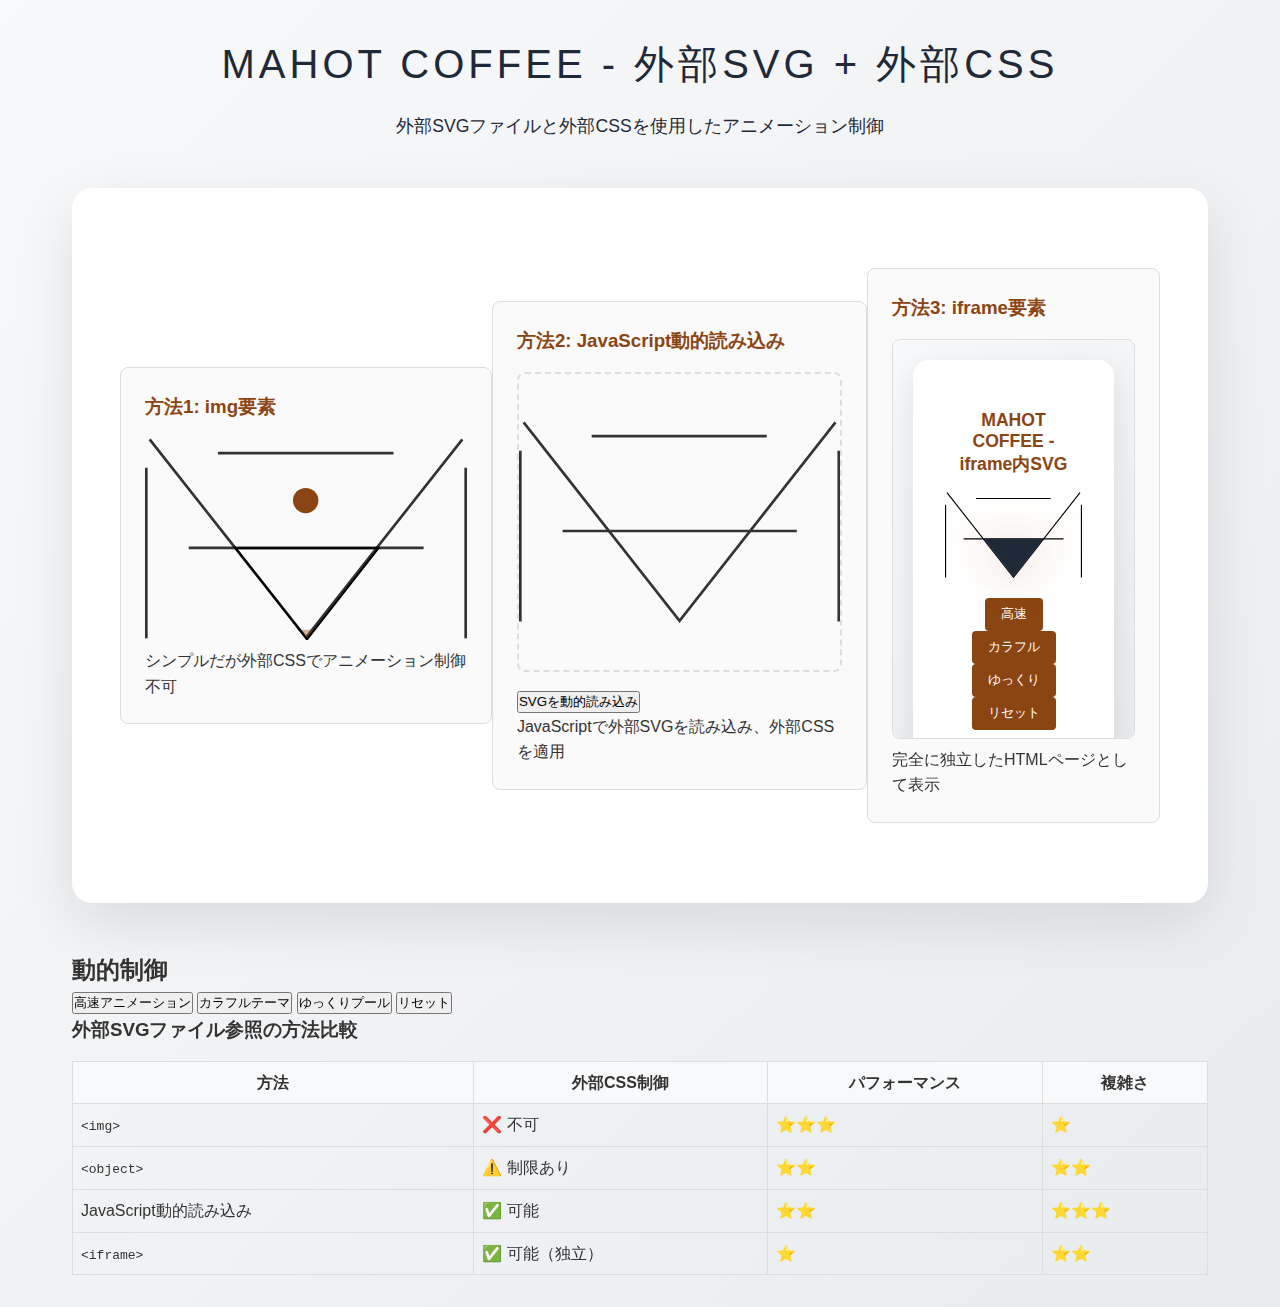
<file: svg-with-external-css.html>
<!DOCTYPE html>
<html lang="ja">
<head>
    <meta charset="UTF-8">
    <meta name="viewport" content="width=device-width, initial-scale=1.0">
    <title>MAHOT COFFEE - 外部SVG + 外部CSS</title>
    <link rel="stylesheet" href="svg-demo.css">
    <link rel="stylesheet" href="svg-animations.css">
</head>
<body>
    <div class="demo-container">
        <h1>MAHOT COFFEE - 外部SVG + 外部CSS</h1>
        <p>外部SVGファイルと外部CSSを使用したアニメーション制御</p>
        
        <div class="svg-wrapper">
            <!-- 方法1: img要素（シンプルだがCSS制御不可） -->
            <div class="method-section">
                <h3>方法1: img要素</h3>
                <img src="img/mahot-animated.svg" alt="MAHOT COFFEE" class="svg-as-img">
                <p>シンプルだが外部CSSでアニメーション制御不可</p>
            </div>
            
            <!-- 方法2: JavaScript dynamic load -->
            <div class="method-section">
                <h3>方法2: JavaScript動的読み込み</h3>
                <div id="svg-container" class="animated-svg-container"></div>
                <button onclick="loadSVGDynamically()">SVGを動的読み込み</button>
                <p>JavaScriptで外部SVGを読み込み、外部CSSを適用</p>
            </div>
            
            <!-- 方法3: iframe（完全に独立） -->
            <div class="method-section">
                <h3>方法3: iframe要素</h3>
                <iframe src="svg-iframe-demo.html" width="600" height="400" frameborder="0"></iframe>
                <p>完全に独立したHTMLページとして表示</p>
            </div>
        </div>
        
        <div class="controls">
            <h2>動的制御</h2>
            <div class="control-group">
                <button onclick="applyFastAnimation()">高速アニメーション</button>
                <button onclick="applyColorfulTheme()">カラフルテーマ</button>
                <button onclick="applySlowPool()">ゆっくりプール</button>
                <button onclick="resetStyles()">リセット</button>
            </div>
        </div>
        
        <div class="info">
            <h3>外部SVGファイル参照の方法比較</h3>
            <table style="width: 100%; border-collapse: collapse; margin-top: 1rem;">
                <thead>
                    <tr style="background: #f8f9fa;">
                        <th style="border: 1px solid #ddd; padding: 0.5rem;">方法</th>
                        <th style="border: 1px solid #ddd; padding: 0.5rem;">外部CSS制御</th>
                        <th style="border: 1px solid #ddd; padding: 0.5rem;">パフォーマンス</th>
                        <th style="border: 1px solid #ddd; padding: 0.5rem;">複雑さ</th>
                    </tr>
                </thead>
                <tbody>
                    <tr>
                        <td style="border: 1px solid #ddd; padding: 0.5rem;"><code>&lt;img&gt;</code></td>
                        <td style="border: 1px solid #ddd; padding: 0.5rem;">❌ 不可</td>
                        <td style="border: 1px solid #ddd; padding: 0.5rem;">⭐⭐⭐</td>
                        <td style="border: 1px solid #ddd; padding: 0.5rem;">⭐</td>
                    </tr>
                    <tr>
                        <td style="border: 1px solid #ddd; padding: 0.5rem;"><code>&lt;object&gt;</code></td>
                        <td style="border: 1px solid #ddd; padding: 0.5rem;">⚠️ 制限あり</td>
                        <td style="border: 1px solid #ddd; padding: 0.5rem;">⭐⭐</td>
                        <td style="border: 1px solid #ddd; padding: 0.5rem;">⭐⭐</td>
                    </tr>
                    <tr>
                        <td style="border: 1px solid #ddd; padding: 0.5rem;">JavaScript動的読み込み</td>
                        <td style="border: 1px solid #ddd; padding: 0.5rem;">✅ 可能</td>
                        <td style="border: 1px solid #ddd; padding: 0.5rem;">⭐⭐</td>
                        <td style="border: 1px solid #ddd; padding: 0.5rem;">⭐⭐⭐</td>
                    </tr>
                    <tr>
                        <td style="border: 1px solid #ddd; padding: 0.5rem;"><code>&lt;iframe&gt;</code></td>
                        <td style="border: 1px solid #ddd; padding: 0.5rem;">✅ 可能（独立）</td>
                        <td style="border: 1px solid #ddd; padding: 0.5rem;">⭐</td>
                        <td style="border: 1px solid #ddd; padding: 0.5rem;">⭐⭐</td>
                    </tr>
                </tbody>
            </table>
        </div>
    </div>
    
    <script>
        // 方法2: JavaScript動的読み込み
        async function loadSVGDynamically() {
            try {
                const response = await fetch('img/mahot-clean.svg');
                const svgText = await response.text();
                
                // SVG要素を作成
                const parser = new DOMParser();
                const svgDoc = parser.parseFromString(svgText, 'image/svg+xml');
                const svgElement = svgDoc.querySelector('svg');
                
                // クラスを追加して外部CSSを適用
                svgElement.classList.add('animated-svg');
                
                // コンテナに挿入
                const container = document.getElementById('svg-container');
                container.innerHTML = '';
                container.appendChild(svgElement);
                
                console.log('✅ SVGを動的に読み込みました');
            } catch (error) {
                console.error('❌ SVG読み込みエラー:', error);
            }
        }
        
        // スタイル制御関数
        function applyFastAnimation() {
            const svgs = document.querySelectorAll('.animated-svg, .animated-svg-container svg');
            svgs.forEach(svg => {
                svg.classList.add('coffee-drop-fast');
            });
            console.log('🚀 高速アニメーション適用');
        }
        
        function applyColorfulTheme() {
            const svgs = document.querySelectorAll('.animated-svg, .animated-svg-container svg');
            svgs.forEach(svg => {
                svg.classList.add('coffee-colorful');
            });
            console.log('🌈 カラフルテーマ適用');
        }
        
        function applySlowPool() {
            const svgs = document.querySelectorAll('.animated-svg, .animated-svg-container svg');
            svgs.forEach(svg => {
                svg.classList.add('pool-slow');
            });
            console.log('🐌 ゆっくりプール適用');
        }
        
        function resetStyles() {
            const svgs = document.querySelectorAll('.animated-svg, .animated-svg-container svg');
            svgs.forEach(svg => {
                svg.className = 'animated-svg';
            });
            console.log('🔄 スタイルリセット');
        }
        
        // ページ読み込み時に自動でSVGを読み込み
        document.addEventListener('DOMContentLoaded', function() {
            console.log('📄 ページが読み込まれました');
            loadSVGDynamically();
        });
    </script>
    
    <style>
        .method-section {
            margin: 2rem 0;
            padding: 1.5rem;
            border: 1px solid #ddd;
            border-radius: 8px;
            background: #fafafa;
        }
        
        .method-section h3 {
            color: #8B4513;
            margin-bottom: 1rem;
        }
        
        .svg-as-img {
            width: 100%;
            max-width: 400px;
            height: auto;
        }
        
        .animated-svg-container {
            min-height: 300px;
            display: flex;
            justify-content: center;
            align-items: center;
            border: 2px dashed #ddd;
            border-radius: 8px;
            margin: 1rem 0;
        }
        
        .animated-svg-container svg {
            width: 100%;
            max-width: 400px;
            height: auto;
        }
        
        iframe {
            width: 100%;
            max-width: 600px;
            height: 400px;
            border: 1px solid #ddd;
            border-radius: 8px;
        }
    </style>
</body>
</html>
</file>
<file: styles.css>
/* リセットと基本スタイル */
* {
    margin: 0;
    padding: 0;
    box-sizing: border-box;
}

:root {
    --primary-color: #8B4513;
    --secondary-color: #D2691E;
    --text-dark: #2c2c2c;
    --text-light: #666666;
    --bg-light: #fafafa;
    --accent-gold: #d4a574;
}

body {
    font-family: 'Noto Sans JP', sans-serif;
    line-height: 1.6;
    color: var(--text-dark);
    background-color: #ffffff;
    overflow-x: hidden;
}

.container {
    max-width: 1200px;
    margin: 0 auto;
    padding: 0 20px;
}

/* ナビゲーション */
.navbar {
    position: fixed;
    top: 0;
    width: 100%;
    background-color: rgba(255, 255, 255, 0);
    backdrop-filter: blur(10px);
    z-index: 1000;
    transition: all 0.5s cubic-bezier(0.4, 0, 0.2, 1);
    padding: 1.5rem 0;
}

.navbar.scrolled {
    background-color: rgba(255, 255, 255, 0.98);
    box-shadow: 0 4px 30px rgba(0, 0, 0, 0.08);
    padding: 1rem 0;
}

.nav-container {
    display: flex;
    justify-content: space-between;
    align-items: center;
}

.logo-text {
    font-family: 'Cormorant Garamond', serif;
    font-size: 1.8rem;
    font-weight: 600;
    letter-spacing: 0.1em;
    color: var(--text-dark);
    transition: color 0.3s ease;
}

.navbar:not(.scrolled) .logo-text {
    color: white;
}

.nav-menu {
    display: flex;
    list-style: none;
    gap: 3rem;
}

.nav-menu a {
    text-decoration: none;
    color: white;
    font-weight: 400;
    font-size: 0.95rem;
    letter-spacing: 0.05em;
    position: relative;
    transition: all 0.3s ease;
}

.navbar.scrolled .nav-menu a {
    color: var(--text-dark);
}

.nav-menu a::before {
    content: attr(data-text);
    position: absolute;
    top: 0;
    left: 0;
    width: 0;
    overflow: hidden;
    white-space: nowrap;
    color: var(--accent-gold);
    transition: width 0.4s cubic-bezier(0.4, 0, 0.2, 1);
}

.nav-menu a:hover::before {
    width: 100%;
}

/* ヒーローセクション */
.hero {
    position: relative;
    height: 100vh;
    display: flex;
    align-items: center;
    justify-content: center;
    overflow: hidden;
}

.hero-image {
    position: absolute;
    top: 0;
    left: 0;
    width: 100%;
    height: 100%;
    z-index: -1;
}

.hero-image img {
    width: 100%;
    height: 100%;
    object-fit: cover;
    transform: scale(1.1);
    filter: brightness(0.6);
}

.hero-overlay {
    position: absolute;
    top: 0;
    left: 0;
    width: 100%;
    height: 100%;
    background: linear-gradient(180deg, rgba(0,0,0,0.3) 0%, rgba(0,0,0,0.5) 100%);
}

.hero-content {
    text-align: center;
    color: white;
    z-index: 1;
}

.hero-text-wrapper {
    animation: heroFadeIn 1.5s ease-out;
}

.hero-label {
    font-family: 'Cormorant Garamond', serif;
    font-size: 1rem;
    letter-spacing: 0.3em;
    text-transform: uppercase;
    opacity: 0.9;
    display: block;
    margin-bottom: 2rem;
}

.hero-title {
    font-family: 'Noto Sans JP', sans-serif;
    font-size: 4rem;
    font-weight: 300;
    line-height: 1.3;
    margin-bottom: 1.5rem;
    letter-spacing: 0.05em;
}

.hero-title span {
    font-weight: 500;
    display: inline-block;
    position: relative;
}

.hero-title span::after {
    content: '';
    position: absolute;
    bottom: -10px;
    left: 0;
    width: 100%;
    height: 2px;
    background-color: var(--accent-gold);
    transform: scaleX(0);
    transform-origin: right;
    transition: transform 0.6s cubic-bezier(0.4, 0, 0.2, 1);
    animation: underlineReveal 1.8s ease-out 0.5s forwards;
}

@keyframes underlineReveal {
    to {
        transform: scaleX(1);
        transform-origin: left;
    }
}

.hero-subtitle {
    font-size: 1.1rem;
    margin-bottom: 3rem;
    font-weight: 300;
    opacity: 0.95;
    letter-spacing: 0.05em;
}

.cta-button {
    display: inline-flex;
    align-items: center;
    gap: 0.5rem;
    padding: 14px 35px;
    background-color: transparent;
    color: white;
    border: 1px solid rgba(255, 255, 255, 0.5);
    text-decoration: none;
    font-size: 0.95rem;
    letter-spacing: 0.05em;
    transition: all 0.4s cubic-bezier(0.4, 0, 0.2, 1);
    position: relative;
    overflow: hidden;
}

.cta-button::before {
    content: '';
    position: absolute;
    top: 0;
    left: -100%;
    width: 100%;
    height: 100%;
    background-color: white;
    transition: left 0.4s cubic-bezier(0.4, 0, 0.2, 1);
}

.cta-button:hover {
    color: var(--text-dark);
    border-color: white;
}

.cta-button:hover::before {
    left: 0;
}

.cta-button span,
.cta-button svg {
    position: relative;
    z-index: 1;
}

.cta-button svg {
    transition: transform 0.3s ease;
}

.cta-button:hover svg {
    transform: translateX(5px);
}

/* セクション共通 */
.section {
    padding: 100px 0;
    position: relative;
}

.section-title {
    font-family: 'Noto Sans JP', sans-serif;
    font-size: 2.8rem;
    font-weight: 300;
    text-align: center;
    margin-bottom: 4rem;
    position: relative;
    letter-spacing: 0.05em;
}

.section-title::before {
    content: attr(data-subtitle);
    position: absolute;
    top: -25px;
    left: 50%;
    transform: translateX(-50%);
    font-family: 'Cormorant Garamond', serif;
    font-size: 0.9rem;
    color: var(--accent-gold);
    letter-spacing: 0.2em;
    text-transform: uppercase;
}

/* About セクション */
.about {
    background-color: var(--bg-light);
    position: relative;
}

.about::before {
    content: '';
    position: absolute;
    top: 0;
    left: 0;
    right: 0;
    height: 1px;
    background: linear-gradient(90deg, transparent, var(--accent-gold), transparent);
}

.about-grid {
    display: grid;
    grid-template-columns: 1fr 1fr;
    gap: 4rem;
    align-items: center;
}

.about-intro {
    display: flex;
    align-items: baseline;
    gap: 1rem;
    margin-bottom: 2rem;
}

.about-number {
    font-family: 'Cormorant Garamond', serif;
    font-size: 3rem;
    color: var(--accent-gold);
    opacity: 0.3;
}

.about-intro h3 {
    font-size: 1.5rem;
    font-weight: 400;
    color: var(--text-dark);
}

.about-text p {
    font-size: 1rem;
    line-height: 2;
    margin-bottom: 1.5rem;
    color: var(--text-light);
}

.about-stats {
    display: flex;
    gap: 3rem;
    margin-top: 3rem;
    padding-top: 2rem;
    border-top: 1px solid rgba(0, 0, 0, 0.1);
}

.stat-item {
    text-align: center;
}

.stat-number {
    display: block;
    font-family: 'Cormorant Garamond', serif;
    font-size: 2.5rem;
    color: var(--primary-color);
    margin-bottom: 0.5rem;
}

.stat-label {
    font-size: 0.85rem;
    color: var(--text-light);
    letter-spacing: 0.05em;
}

.about-image img {
    width: 100%;
    height: auto;
    border-radius: 0;
    box-shadow: 20px 20px 60px rgba(0, 0, 0, 0.1);
    transition: all 0.6s cubic-bezier(0.4, 0, 0.2, 1);
}

.about-image img:hover {
    transform: translate(-10px, -10px);
    box-shadow: 30px 30px 80px rgba(0, 0, 0, 0.15);
}

/* メニューセクション */
.menu-grid {
    display: grid;
    grid-template-columns: repeat(3, 1fr);
    gap: 2.5rem;
}

.menu-item {
    position: relative;
    transition: all 0.4s cubic-bezier(0.4, 0, 0.2, 1);
}

.menu-item:hover {
    transform: translateY(-10px);
}

.menu-image-wrapper {
    position: relative;
    overflow: hidden;
    margin-bottom: 1.5rem;
}

.menu-image-wrapper img {
    width: 100%;
    height: 280px;
    object-fit: cover;
    transition: transform 0.6s cubic-bezier(0.4, 0, 0.2, 1);
}

.menu-item:hover .menu-image-wrapper img {
    transform: scale(1.1);
}

.menu-overlay {
    position: absolute;
    top: 20px;
    right: 20px;
    z-index: 1;
}

.menu-tag {
    background-color: var(--accent-gold);
    color: white;
    padding: 5px 15px;
    font-size: 0.8rem;
    letter-spacing: 0.05em;
}

.menu-content {
    text-align: center;
}

.menu-content h3 {
    font-family: 'Cormorant Garamond', serif;
    font-size: 1.8rem;
    font-weight: 400;
    margin-bottom: 0.5rem;
    color: var(--text-dark);
}

.menu-price {
    font-family: 'Cormorant Garamond', serif;
    font-size: 1.2rem;
    color: var(--primary-color);
    margin-bottom: 0.5rem;
}

.menu-desc {
    font-size: 0.9rem;
    color: var(--text-light);
    line-height: 1.6;
}

/* プロセスセクション */
.process {
    background-color: var(--bg-light);
}

.process-grid {
    display: grid;
    grid-template-columns: repeat(3, 1fr);
    gap: 2rem;
    position: relative;
}

.process-item {
    text-align: center;
    position: relative;
    opacity: 0;
    transform: translateY(30px);
    animation: fadeInUp 0.8s ease forwards;
}

.process-item:nth-child(1) {
    animation-delay: 0.2s;
}

.process-item:nth-child(2) {
    animation-delay: 0.4s;
}

.process-item:nth-child(3) {
    animation-delay: 0.6s;
}

.process-image-wrapper {
    position: relative;
    overflow: hidden;
    margin-bottom: 1.5rem;
}

.process-image-wrapper img {
    width: 100%;
    height: 240px;
    object-fit: cover;
    filter: brightness(0.9);
    transition: all 0.5s ease;
}

.process-item:hover .process-image-wrapper img {
    filter: brightness(1);
    transform: scale(1.05);
}

.process-number {
    position: absolute;
    top: 20px;
    left: 20px;
    width: 50px;
    height: 50px;
    background-color: white;
    color: var(--primary-color);
    font-family: 'Cormorant Garamond', serif;
    font-size: 1.5rem;
    display: flex;
    align-items: center;
    justify-content: center;
    box-shadow: 0 5px 20px rgba(0, 0, 0, 0.1);
}

.process-item h3 {
    font-size: 1.3rem;
    font-weight: 400;
    margin-bottom: 0.5rem;
    color: var(--text-dark);
}

.process-item p {
    color: var(--text-light);
    font-size: 0.95rem;
}

.process-line {
    position: absolute;
    right: -1rem;
    top: 50%;
    width: 2rem;
    height: 1px;
    background-color: var(--accent-gold);
    opacity: 0.3;
}

.process-item:last-child .process-line {
    display: none;
}

/* ショップセクション */
.shop-content {
    display: grid;
    grid-template-columns: 1fr 1fr;
    gap: 4rem;
    align-items: center;
}

.shop-image img {
    width: 100%;
    height: auto;
    box-shadow: 0 20px 60px rgba(0, 0, 0, 0.1);
    transition: transform 0.5s ease;
}

.shop-image:hover img {
    transform: rotate(-2deg) scale(1.02);
}

.info-item {
    margin-bottom: 2.5rem;
    padding-left: 2rem;
    position: relative;
}

.info-item::before {
    content: '';
    position: absolute;
    left: 0;
    top: 0;
    width: 3px;
    height: 100%;
    background-color: var(--accent-gold);
}

.info-item h3 {
    font-size: 1.1rem;
    font-weight: 500;
    margin-bottom: 0.8rem;
    color: var(--primary-color);
    letter-spacing: 0.05em;
}

.info-item p {
    color: var(--text-light);
    line-height: 1.8;
}

/* グッズセクション */
.goods {
    background-color: var(--bg-light);
}

.goods-content {
    text-align: center;
    max-width: 800px;
    margin: 0 auto;
}

.goods-content img {
    width: 100%;
    height: auto;
    margin-bottom: 3rem;
    box-shadow: 0 20px 60px rgba(0, 0, 0, 0.1);
    transition: transform 0.5s ease;
}

.goods-content img:hover {
    transform: translateY(-10px);
}

.goods-content p {
    font-size: 1.1rem;
    color: var(--text-light);
    line-height: 1.8;
}

/* フッター */
.footer {
    background-color: var(--text-dark);
    color: white;
    padding: 4rem 0 2rem;
}

.footer-content {
    text-align: center;
}

.footer-brand {
    font-family: 'Cormorant Garamond', serif;
    font-size: 2rem;
    letter-spacing: 0.2em;
    margin-bottom: 2rem;
}

.footer-links {
    display: flex;
    justify-content: center;
    gap: 2rem;
    margin-bottom: 2rem;
}

.footer-links a {
    color: white;
    text-decoration: none;
    font-size: 0.9rem;
    opacity: 0.7;
    transition: opacity 0.3s ease;
}

.footer-links a:hover {
    opacity: 1;
}

.footer-copy {
    font-size: 0.85rem;
    opacity: 0.5;
}

/* アニメーション */
@keyframes heroFadeIn {
    from {
        opacity: 0;
        transform: translateY(50px);
    }
    to {
        opacity: 1;
        transform: translateY(0);
    }
}

@keyframes fadeIn {
    from {
        opacity: 0;
    }
    to {
        opacity: 1;
    }
}

@keyframes fadeInUp {
    from {
        opacity: 0;
        transform: translateY(30px);
    }
    to {
        opacity: 1;
        transform: translateY(0);
    }
}

.fade-in {
    opacity: 0;
    transition: all 1s cubic-bezier(0.4, 0, 0.2, 1);
}

.fade-in.visible {
    opacity: 1;
    transform: translateY(0);
}

/* スクロール時のアニメーション */
.scroll-fade {
    opacity: 0;
    transform: translateY(30px);
    transition: all 0.8s cubic-bezier(0.4, 0, 0.2, 1);
}

.scroll-fade.visible {
    opacity: 1;
    transform: translateY(0);
}

/* レスポンシブデザイン */
@media (max-width: 768px) {
    .nav-menu {
        display: none;
    }
    
    .hero-title {
        font-size: 2.5rem;
    }
    
    .hero-label {
        font-size: 0.9rem;
    }
    
    .about-grid,
    .menu-grid,
    .process-grid,
    .shop-content {
        grid-template-columns: 1fr;
        gap: 2rem;
    }
    
    .process-line {
        display: none;
    }
    
    .section {
        padding: 60px 0;
    }
    
    .about-stats {
        justify-content: center;
    }
    
    .stat-number {
        font-size: 2rem;
    }
}
</file>
<file: svg-animations.css>
/* 
=================================
MAHOT COFFEE SVG Animations
=================================
SVG内部のアニメーションを外部CSSファイルで管理
*/

/* =================================
   SVG要素のスタイル定義
   ================================= */

/* ドリッパーフレーム */
.dripper-frame {
  stroke: currentColor;
  stroke-width: 4;
  fill: none;
}

/* コーヒードロップ */
.coffee-drop-1 {
  fill: #1f2937;
  animation: drop1Animation 5s cubic-bezier(0.49, 0.5, 0.31, 1.03) 2;
  opacity: 0;
  transform-origin: 242.5px 70.5px;
}

.coffee-drop-2 {
  fill: #1f2937;
  animation: drop2Animation 5s 2.5s cubic-bezier(0.49, 0.5, 0.31, 1.03) 2;
  opacity: 0;
  transform-origin: 242.5px 70.5px;
}

.coffee-drop-finish {
  fill: #1f2937;
  animation: dropFinishi 1.5s 12.5s both ease-in-out 1;
  opacity: 0;
  transform-origin: 242.5px 70.5px;
}

/* コーヒープール */
.coffee-pool {
  fill: #1f2937;
  animation: poolFilling 10s 2.6s both ease-in-out 1;
  opacity: 0.7;
}

/* =================================
   アニメーション定義
   ================================= */

/* コーヒードロップ1のアニメーション */
@keyframes drop1Animation {
  0% {
    opacity: 0;
    transform: scale(0.3) translateY(-100px);
  }
  50% {
    opacity: 1;
  }
  100% {
    opacity: 0;
    transform: scale(1) translateY(100px);
  }
}

/* コーヒードロップ2のアニメーション */
@keyframes drop2Animation {
  0% {
    opacity: 0;
    transform: scale(0.3) translateY(-100px);
  }
  50% {
    opacity: 1;
    /* transform: scale(0.7) translateY(0px); */
  }
  100% {
    opacity: 0;
    transform: scale(1) translateY(100px);
  }
}

/* コーヒードロップ1のアニメーション */
@keyframes dropFinishi {
  0% {
    transform: scale(0.9) translateY(-5px);
    opacity: 0;
  }
  100% {
    transform: scale(1) translateY(0px);
    opacity: 1;
  }
}

/* コーヒープールのアニメーション */
@keyframes poolFilling {
  0% {
    d: path('M243 303L243 303L243 303L243 303Z');
    opacity: 1;
  }
  25% {
    d: path('M243 303L189 234L296 234L243 303Z');
    opacity: 1;
  }
  50% {
    d: path('M243 303L162 200L323 200L243 303Z');
    opacity: 1;
  }
  75% {
    d: path('M243 303L149 183L336 183L243 303Z');
    opacity: 1;
  }
  100% {
    d: path('M243 303L136 166L350 166L243 303Z');
    opacity: 1;
  }
}
</file>
<file: svg-demo.css>
/* 
=================================
SVG Animation Demo CSS
=================================
このファイルは MAHOT COFFEE の SVG アニメーションをカスタマイズするためのスタイルシートです。
実際のアニメーション定義は img/mahot-animated.svg 内の <style> タグにあります。
*/

/* =================================
   基本リセットとレイアウト
   ================================= */
* {
  margin: 0;
  padding: 0;
  box-sizing: border-box;
}

body {
  font-family: 'Arial', sans-serif;
  line-height: 1.6;
  color: #333;
  background: linear-gradient(135deg, #f8f9fa 0%, #e9ecef 100%);
  min-height: 100vh;
}

.demo-container {
  max-width: 1200px;
  margin: 0 auto;
  padding: 2rem;
}

/* =================================
   ページタイトルとヘッダー
   ================================= */
h1 {
  text-align: center;
  color: #1f2937; /* コーヒーブラウン */
  font-size: 2.5rem;
  margin-bottom: 1rem;
  font-weight: 300;
  letter-spacing: 0.1em;
}

.demo-container > p {
  text-align: center;
  color: #1f2937;
  margin-bottom: 3rem;
  font-size: 1.1rem;
}

/* =================================
   SVG表示コンテナ
   ================================= */
.svg-wrapper {
  display: flex;
  justify-content: center;
  align-items: center;
  background: white;
  border-radius: 20px;
  box-shadow: 0 20px 60px rgba(0, 0, 0, 0.1); /* 立体的な影 */
  padding: 3rem;
  margin-bottom: 3rem;
  min-height: 400px;
}

/* =================================
   SVGアニメーション制御
   ★ここがアニメーションの主要制御部分 ★
   ================================= */

/* アニメーション制御用CSS変数 
   ★これらの変数を変更してアニメーションをカスタマイズ★ */
:root {
  --animation-speed: 1; /* アニメーション速度倍率 (JavaScriptで動的変更) */
  --svg-scale: 1; /* SVGのスケール倍率 (JavaScriptで動的変更) */
  --svg-opacity: 1; /* SVGの透明度 (JavaScriptで動的変更) */
  --coffee-color: #1f2937; /* コーヒーの色 (将来の拡張用) */
  --steam-color: #1f2937; /* 蒸気の色 (将来の拡張用) */
  --frame-color: #1f2937; /* フレームの色 (将来の拡張用) */
}

/* SVG動的制御クラス
   ★JavaScriptからアニメーションを制御★ */
.animated-svg {
  transform: scale(var(--svg-scale)); /* サイズ制御 */
  opacity: var(--svg-opacity); /* 透明度制御 */
  animation-play-state: running; /* アニメーション実行状態 */
}

/* アニメーション一時停止状態
   ★pauseButtonで切り替わるクラス★ */
.animated-svg.paused {
  animation-play-state: paused; /* 全アニメーションを一時停止 */
}

/* =================================
   アニメーション要素別カスタマイズ例
   ★実際のアニメーションはSVG内で定義されています★
   ================================= */

/*
実際のアニメーション定義は img/mahot-animated.svg の <style> タグ内にあります：

1. コーヒードロップアニメーション:
   - .coffee-drop-1: 大きな滴 (3秒サイクル)
   - .coffee-drop-2: 中くらいの滴 (3秒サイクル, 1秒遅延)
   - .coffee-drop-3: 小さな滴 (3秒サイクル, 2秒遅延)

2. 蒸気アニメーション:
   - .steam-1, .steam-2, .steam-3: 3本の蒸気 (4秒サイクル, 各々異なる遅延)

3. コーヒープールアニメーション:
   - .coffee-pool: 底から溜まるコーヒー (6秒サイクル)

4. フレーム効果:
   - .frame-glow: ドリッパーフレームのグロー効果 (8秒サイクル)
   - .dripper-structure: ドリッパー全体の微細なパルス (4秒サイクル)

カスタマイズ方法:
- アニメーション速度: JavaScript関数 updateAnimationSpeed() で制御
- 色変更: SVG内の fill や stroke プロパティを直接変更
- タイミング: animation-delay プロパティで開始タイミング調整
- イージング: animation-timing-function でアニメーションカーブ変更
*/

/* =================================
   追加カスタマイズ用セクション
   ★ここに独自のスタイルを追加★
   ================================= */

/*
このセクションに独自のカスタマイズを追加できます：

例1: アニメーション速度をさらに細かく制御
.animated-svg.ultra-slow {
    animation-duration: 10s !important;
}

例2: 特定の要素だけ色を変更
.animated-svg .coffee-drop-1 {
    fill: #ff6b35 !important; // オレンジ色のコーヒー
}

例3: ホバー時の効果
.svg-wrapper:hover .animated-svg {
    transform: scale(1.1);
    filter: drop-shadow(0 15px 40px rgba(139, 69, 19, 0.4));
}

実際のアニメーション修正は img/mahot-animated.svg の <style> タグ内で行ってください。
*/
</file>
